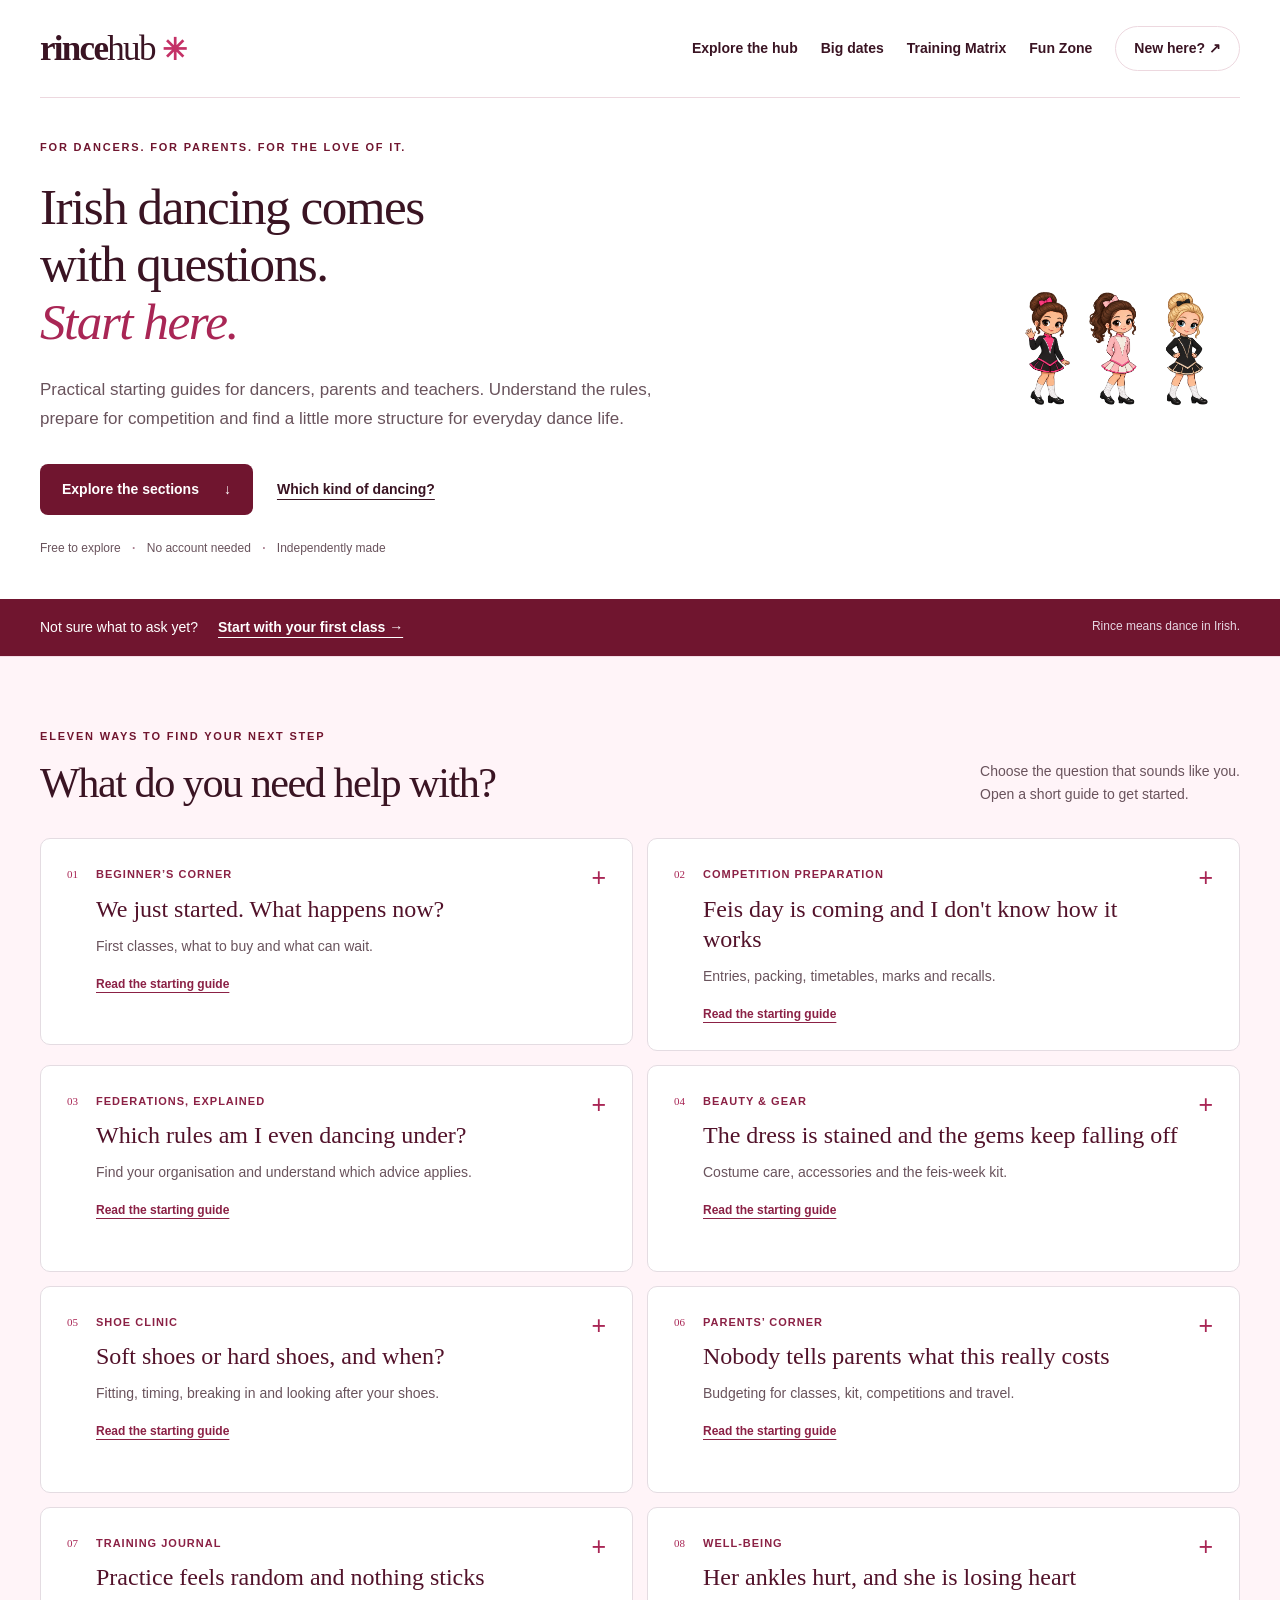
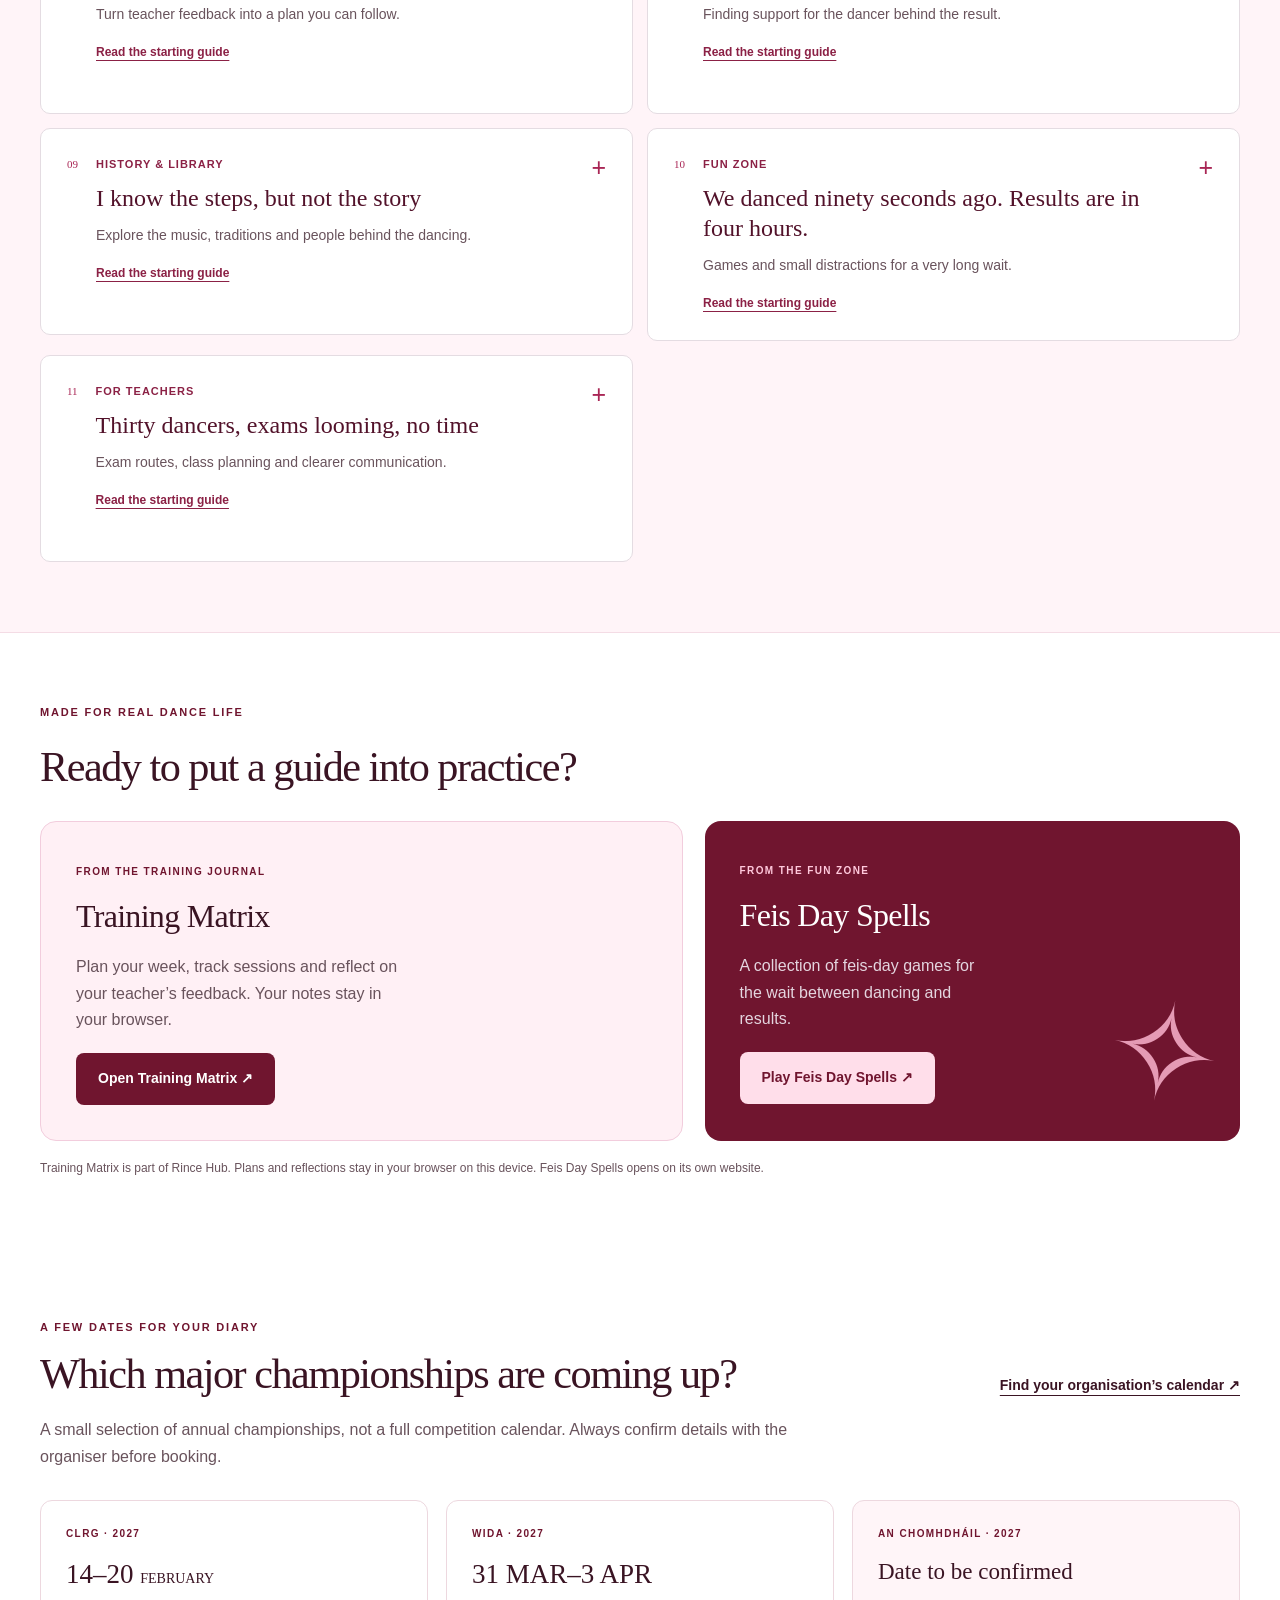
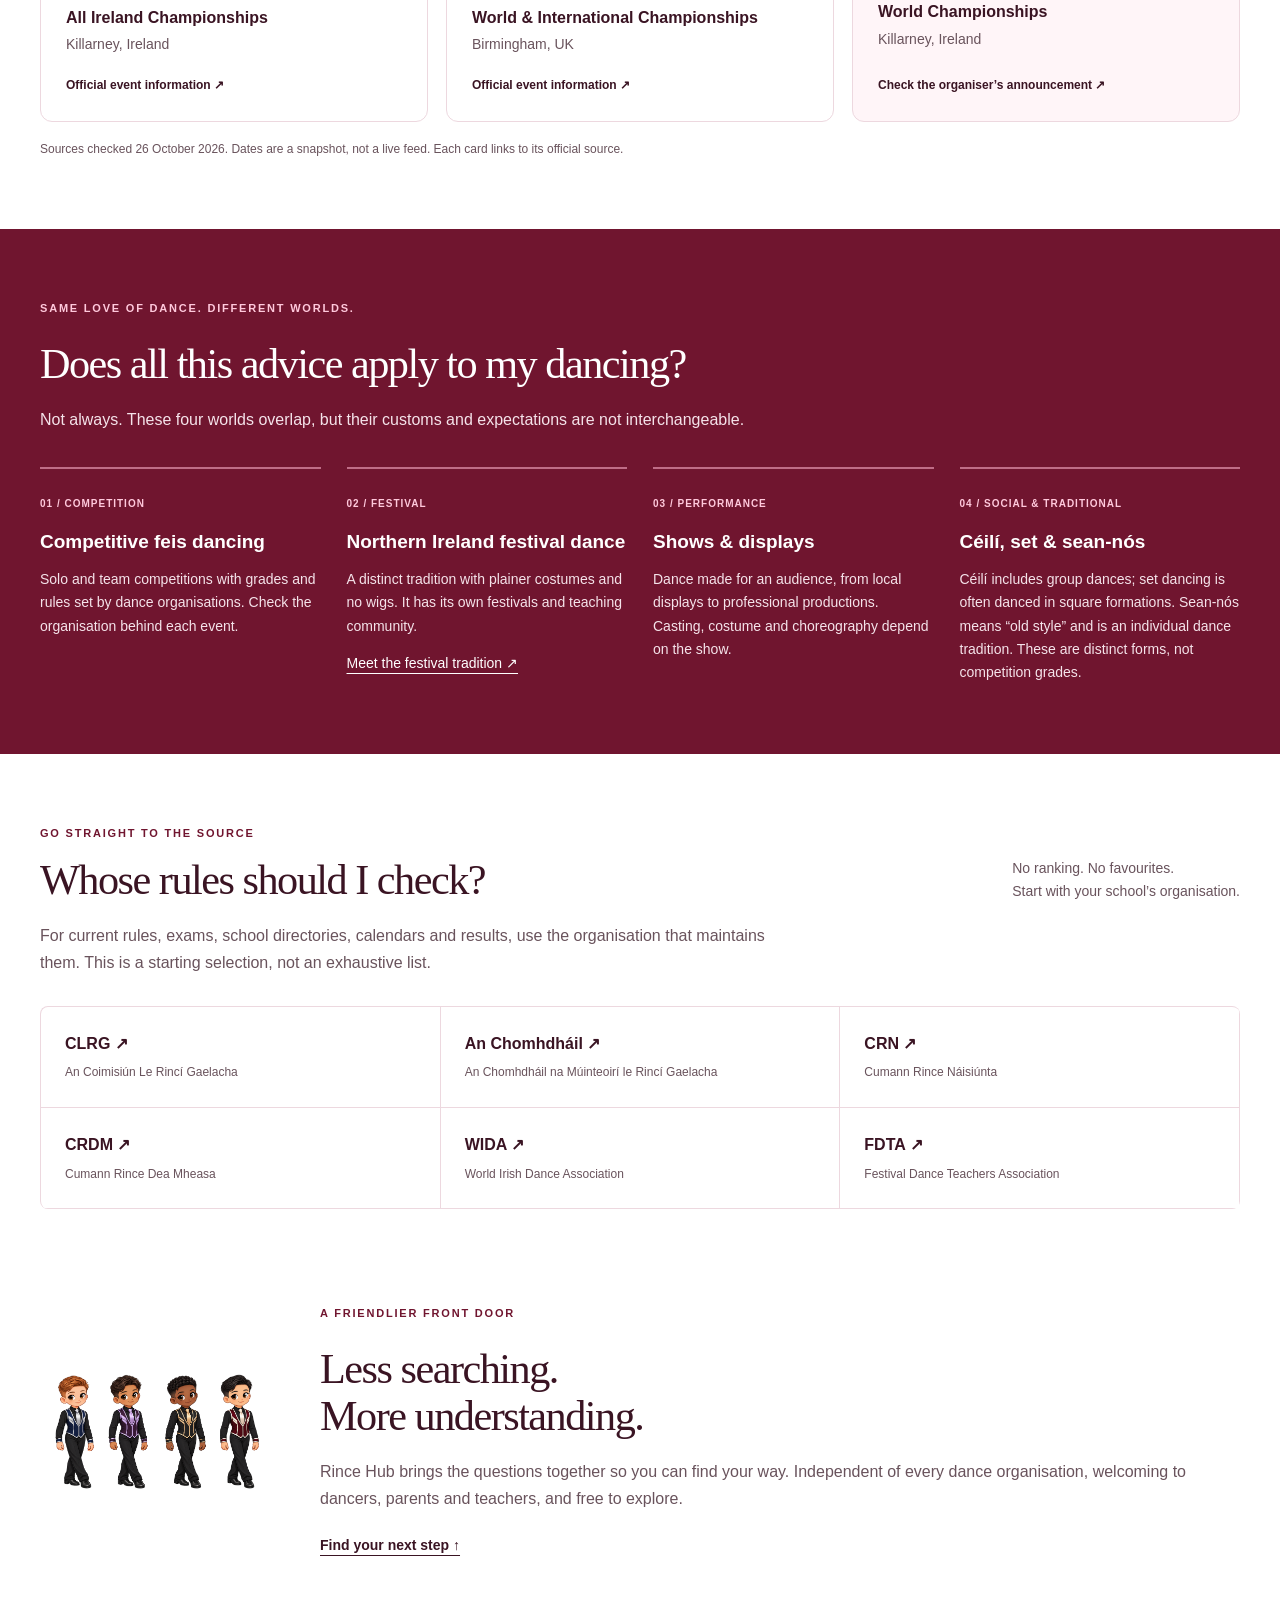
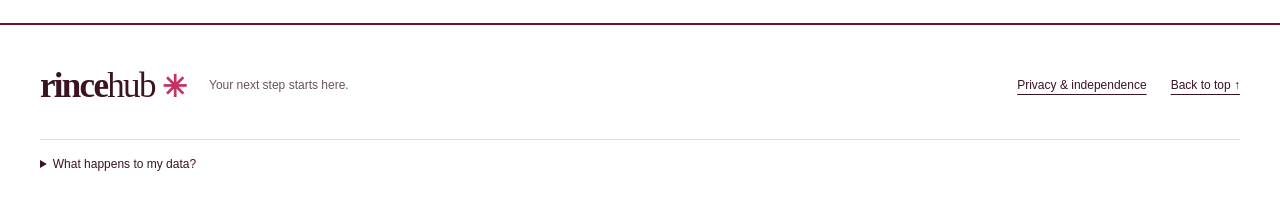
<file: index.html>
<!doctype html>
<html lang="en-IE"><head><meta charset="utf-8"><meta name="viewport" content="width=device-width,initial-scale=1"><meta name="description" content="Find your next step in Irish dancing. Independent, free guidance for dancers, parents and teachers, with practical tools and official sources."><meta name="referrer" content="no-referrer"><title>Rince Hub | Find your next step</title><link rel="stylesheet" href="hub.css?v=2"><script src="register-sw.js" defer></script></head><body>
<a class="skip" href="#main">Skip to content</a>
<header class="header wrap"><a class="brand" href="index.html" aria-label="Rince Hub home">rince<span>hub</span><i aria-hidden="true">✳</i></a><nav aria-label="Main navigation"><a href="#find">Explore the hub</a><a href="#dates">Big dates</a><a href="training.html">Training Matrix</a><a href="#games">Fun Zone</a><a class="nav-pill" href="#start">New here? ↗</a></nav></header>
<main id="main"><section class="hero wrap"><div class="hero-copy"><p class="eyebrow">FOR DANCERS. FOR PARENTS. FOR THE LOVE OF IT.</p><h1>Irish dancing comes<br>with questions.<br><em>Start here.</em></h1><p class="lead">Practical starting guides for dancers, parents and teachers. Understand the rules, prepare for competition and find a little more structure for everyday dance life.</p><div class="actions"><a class="button" href="#find">Explore the sections <span>↓</span></a><a class="text-link" href="#worlds">Which kind of dancing?</a></div><p class="trust">Free to explore <b>·</b> No account needed <b>·</b> Independently made</p></div><div class="hero-art"><div class="orbit" aria-hidden="true"></div><span class="art-note">You belong here.</span><img src="images/dancer-guides.png" alt="Three friendly cartoon dancers in pink, ivory and black-and-gold costumes" width="1774" height="887" fetchpriority="high"><span class="art-caption">A guide for every step of your journey</span></div></section>
<div class="ribbon"><div class="wrap">Not sure what to ask yet? <a href="#start">Start with your first class →</a><span>Rince means dance in Irish.</span></div></div>

<section id="find" class="section doors-section"><div class="wrap"><div class="section-heading"><div><p class="eyebrow">ELEVEN WAYS TO FIND YOUR NEXT STEP</p><h2>What do you need help with?</h2></div><p>Choose the question that sounds like you.<br>Open a short guide to get started.</p></div><div class="doors-grid"><details class="door" id="start"><summary><span class="door-number">01</span><span class="door-copy"><span class="door-label">Beginner’s Corner</span><h3>We just started. What happens now?</h3><span class="door-desc">First classes, what to buy and what can wait.</span><span class="door-action">Read the starting guide</span></span><span class="plus" aria-hidden="true">+</span></summary><div class="answer"><p>Ask your teacher which dance tradition and organisation your school follows. Agree what to wear for class, which shoes to buy and how practice fits around school and rest.</p><p>Before you spend: ask about trial classes, term fees, required kit, competition expectations and the school’s safeguarding contact.</p></div></details>
<details class="door" id="first-feis"><summary><span class="door-number">02</span><span class="door-copy"><span class="door-label">Competition Preparation</span><h3>Feis day is coming and I don&#x27;t know how it works</h3><span class="door-desc">Entries, packing, timetables, marks and recalls.</span><span class="door-action">Read the starting guide</span></span><span class="plus" aria-hidden="true">+</span></summary><div class="answer"><p>A feis is a dance competition; feiseanna is the plural. Ask your teacher to confirm the correct age group, grade and dances before entering. Read the event syllabus, which is its published rules and entry information.</p><p>Save the organiser’s timetable and entry confirmation. Pack shoes, socks, costume, water and food. A recall means being invited to dance a further round, where that competition uses recalls. Marks, advancement and recalls depend on the organisation and event.</p></div></details>
<details class="door" id="organisations"><summary><span class="door-number">03</span><span class="door-copy"><span class="door-label">Federations, Explained</span><h3>Which rules am I even dancing under?</h3><span class="door-desc">Find your organisation and understand which advice applies.</span><span class="door-action">Read the starting guide</span></span><span class="plus" aria-hidden="true">+</span></summary><div class="answer"><p>A federation or dance organisation sets rules for its own activities. Similar grade names do not guarantee equivalent levels. Start with your school’s organisation, then use the rules for your particular event.</p><p>Check age cut-off dates, grade progression, entry eligibility and costume requirements at the source. Ask your teacher before assuming advice from another organisation applies to you.</p><a href="#official">Go to official organisation websites →</a></div></details>
<details class="door" id="kit"><summary><span class="door-number">04</span><span class="door-copy"><span class="door-label">Beauty &amp; Gear</span><h3>The dress is stained and the gems keep falling off</h3><span class="door-desc">Costume care, accessories and the feis-week kit.</span><span class="door-action">Read the starting guide</span></span><span class="plus" aria-hidden="true">+</span></summary><div class="answer"><p>Start with the dress maker’s care instructions before treating a stain or replacing a gem. Check which cleaning method and adhesive suit the fabric and decoration. Keep any loose stones so they can be matched for repair.</p><p>For feis week, separate costume repairs from your packing list: dress, shoes, socks, accessories and any school-approved essentials. Ask your teacher about age and organisation rules before buying tan or other cosmetic products. Neither tan nor a wig is a universal requirement.</p></div></details>
<details class="door" id="shoes"><summary><span class="door-number">05</span><span class="door-copy"><span class="door-label">Shoe Clinic</span><h3>Soft shoes or hard shoes, and when?</h3><span class="door-desc">Fitting, timing, breaking in and looking after your shoes.</span><span class="door-action">Read the starting guide</span></span><span class="plus" aria-hidden="true">+</span></summary><div class="answer"><p>Ghillies are flexible, lace-up soft shoes used by many female dancers. Boys’ soft-shoe styles can differ. Heavy shoes, also called hard shoes, have sound-producing tips and heels. Your teacher will tell you which type you need and when.</p><p>Use a specialist fitting and bring the socks you dance in. Ask about fit and exchange options before buying. Follow the maker’s care advice, air shoes after use and discuss discomfort rather than treating pain as a normal part of breaking them in.</p></div></details>
<details class="door" id="parents"><summary><span class="door-number">06</span><span class="door-copy"><span class="door-label">Parents’ Corner</span><h3>Nobody tells parents what this really costs</h3><span class="door-desc">Budgeting for classes, kit, competitions and travel.</span><span class="door-action">Read the starting guide</span></span><span class="plus" aria-hidden="true">+</span></summary><div class="answer"><p>Ask the school for a list of regular and occasional costs. Separate what is required now from what might be needed later, then decide what fits your family’s budget.</p><ul><li><strong>Classes:</strong> term fees, extra lessons and workshops.</li><li><strong>Kit:</strong> shoes, class clothes, costumes and repairs.</li><li><strong>Competitions:</strong> entry fees and any spectator charges.</li><li><strong>Travel:</strong> transport, accommodation, food and time away.</li></ul><p>Ask what can be borrowed, bought second-hand or postponed. Agree how many events are realistic before committing to a season. Costs vary by school, organisation and your dancer’s choices.</p></div></details>
<details class="door" id="practice"><summary><span class="door-number">07</span><span class="door-copy"><span class="door-label">Training Journal</span><h3>Practice feels random and nothing sticks</h3><span class="door-desc">Turn teacher feedback into a plan you can follow.</span><span class="door-action">Read the starting guide</span></span><span class="plus" aria-hidden="true">+</span></summary><div class="answer"><p>Start with one priority from your teacher’s feedback. Name the skill, choose the step or section to work on, and decide how you will recognise progress. Record a short reflection after the session.</p><p>Use the Training Matrix to organise your plan. Review it with your teacher and leave space for rest, school and other activities. More practice is not automatically better practice.</p><a href="training.html">Open Training Matrix ↗</a></div></details>
<details class="door" id="wellbeing"><summary><span class="door-number">08</span><span class="door-copy"><span class="door-label">Well-being</span><h3>Her ankles hurt, and she is losing heart</h3><span class="door-desc">Finding support for the dancer behind the result.</span><span class="door-action">Read the starting guide</span></span><span class="plus" aria-hidden="true">+</span></summary><div class="answer"><p>A difficult result does not define a dancer. Ask whether they want to talk, have some quiet time or do something unrelated to dancing. Keep the next conversation about their experience, not only their placing.</p><p>For injury or recovery questions, use qualified clinical advice and involve the teacher in adapting participation. This hub does not diagnose injuries or prescribe a return-to-dance programme.</p></div></details>
<details class="door" id="culture"><summary><span class="door-number">09</span><span class="door-copy"><span class="door-label">History &amp; Library</span><h3>I know the steps, but not the story</h3><span class="door-desc">Explore the music, traditions and people behind the dancing.</span><span class="door-action">Read the starting guide</span></span><span class="plus" aria-hidden="true">+</span></summary><div class="answer"><p>Irish dancing has several living traditions. Explore the music alongside the steps, and ask whose story a source is telling. A competitive solo, a stage production and a social dance are different contexts.</p><p>Begin with the Irish Traditional Music Archive for recordings, collections and research. Use the four-world guide below to keep competition customs separate from festival and social dance.</p><a href="https://www.itma.ie/">Explore the Irish Traditional Music Archive ↗</a></div></details>
<details class="door" id="games"><summary><span class="door-number">10</span><span class="door-copy"><span class="door-label">Fun Zone</span><h3>We danced ninety seconds ago. Results are in four hours.</h3><span class="door-desc">Games and small distractions for a very long wait.</span><span class="door-action">Read the starting guide</span></span><span class="plus" aria-hidden="true">+</span></summary><div class="answer"><p>Open Feis Day Spells for feis-day games. For an offline break, take turns naming something you can see that starts with each letter of the alphabet, or invent a story one sentence at a time.</p><p>Keep the waiting area and performance spaces clear, respect other dancers and follow the venue’s rules. It is fine to take a break from dance talk altogether.</p><a href="https://guileless-starlight-4de15b.netlify.app">Open Feis Day Spells ↗</a></div></details>
<details class="door" id="teachers"><summary><span class="door-number">11</span><span class="door-copy"><span class="door-label">For Teachers</span><h3>Thirty dancers, exams looming, no time</h3><span class="door-desc">Exam routes, class planning and clearer communication.</span><span class="door-action">Read the starting guide</span></span><span class="plus" aria-hidden="true">+</span></summary><div class="answer"><p>Teacher qualifications and exams belong to individual organisations. Go directly to your organisation for its current syllabus, eligibility criteria, application process and dates. Do not assume a qualification transfers automatically.</p><p>For class planning, outline the goal, activities, feedback and next step for each group. Keep safeguarding procedures and parent communication clear. This public hub never asks you to upload pupil information.</p><a href="#official">Go to official organisation websites →</a></div></details></div></div></section>
<section id="tools" class="section wrap"><p class="eyebrow">MADE FOR REAL DANCE LIFE</p><h2>Ready to put a guide into practice?</h2><div class="tools-grid"><article class="tool-card matrix"><div><span class="tag">FROM THE TRAINING JOURNAL</span><h3>Training Matrix</h3><p>Plan your week, track sessions and reflect on your teacher’s feedback. Your notes stay in your browser.</p><a class="button" href="training.html">Open Training Matrix ↗</a></div><div class="planner" aria-hidden="true"><span>MY NEXT STEP</span><b>One focus at a time.</b><div>01 <i>Choose a goal</i></div><div>02 <i>Make a plan</i></div><div>03 <i>Reflect &amp; repeat</i></div></div></article><article class="tool-card spells"><span class="tag">FROM THE FUN ZONE</span><h3>Feis Day Spells</h3><p>A collection of feis-day games for the wait between dancing and results.</p><a class="button light" href="https://guileless-starlight-4de15b.netlify.app">Play Feis Day Spells ↗</a><span class="sparkle" aria-hidden="true">✧</span></article></div><p class="fine">Training Matrix is part of Rince Hub. Plans and reflections stay in your browser on this device. Feis Day Spells opens on its own website.</p></section>
<section id="dates" class="section wrap"><div class="section-heading"><div><p class="eyebrow">A FEW DATES FOR YOUR DIARY</p><h2>Which major championships are coming up?</h2></div><a class="text-link" href="#official">Find your organisation’s calendar ↗</a></div><p class="intro">A small selection of annual championships, not a full competition calendar. Always confirm details with the organiser before booking.</p><div class="dates-grid">
<a class="date-card" href="https://www.clrgoireachtas.com/ornh"><span class="tag">CLRG · 2027</span><strong>14–20 <small>FEBRUARY</small></strong><h3>All Ireland Championships</h3><p>Killarney, Ireland</p><span class="arrow-link">Official event information ↗</span></a>
<a class="date-card" href="https://www.irish.dance/widaworlds"><span class="tag">WIDA · 2027</span><strong>31 MAR–3 APR</strong><h3>World &amp; International Championships</h3><p>Birmingham, UK</p><span class="arrow-link">Official event information ↗</span></a>
<a class="date-card pending" href="https://web.irishdancingorg.com/index.php/world-championships"><span class="tag">AN CHOMHDHÁIL · 2027</span><strong class="pending-date">Date to be confirmed</strong><h3>World Championships</h3><p>Killarney, Ireland</p><span class="arrow-link">Check the organiser’s announcement ↗</span></a></div><p class="fine">Sources checked 26 October 2026. Dates are a snapshot, not a live feed. Each card links to its official source.</p></section>
<section id="worlds" class="section world-section"><div class="wrap"><p class="eyebrow">SAME LOVE OF DANCE. DIFFERENT WORLDS.</p><h2>Does all this advice apply to my dancing?</h2><p class="intro">Not always. These four worlds overlap, but their customs and expectations are not interchangeable.</p><div class="world-grid"><article><span>01 / COMPETITION</span><h3>Competitive feis dancing</h3><p>Solo and team competitions with grades and rules set by dance organisations. Check the organisation behind each event.</p></article><article><span>02 / FESTIVAL</span><h3>Northern Ireland festival dance</h3><p>A distinct tradition with plainer costumes and no wigs. It has its own festivals and teaching community.</p><a href="https://fdta.net/">Meet the festival tradition ↗</a></article><article><span>03 / PERFORMANCE</span><h3>Shows &amp; displays</h3><p>Dance made for an audience, from local displays to professional productions. Casting, costume and choreography depend on the show.</p></article><article><span>04 / SOCIAL &amp; TRADITIONAL</span><h3>Céilí, set &amp; sean-nós</h3><p>Céilí includes group dances; set dancing is often danced in square formations. Sean-nós means “old style” and is an individual dance tradition. These are distinct forms, not competition grades.</p></article></div></div></section>
<section id="official" class="section wrap"><div class="section-heading"><div><p class="eyebrow">GO STRAIGHT TO THE SOURCE</p><h2>Whose rules should I check?</h2></div><p>No ranking. No favourites.<br>Start with your school’s organisation.</p></div><p class="intro">For current rules, exams, school directories, calendars and results, use the organisation that maintains them. This is a starting selection, not an exhaustive list.</p><div class="official-grid"><a href="https://www.clrg.ie/"><b>CLRG ↗</b><span>An Coimisiún Le Rincí Gaelacha</span></a><a href="https://web.irishdancingorg.com/"><b>An Chomhdháil ↗</b><span>An Chomhdháil na Múinteoirí le Rincí Gaelacha</span></a><a href="https://www.crn.ie/"><b>CRN ↗</b><span>Cumann Rince Náisiúnta</span></a><a href="https://www.crdm.ie/"><b>CRDM ↗</b><span>Cumann Rince Dea Mheasa</span></a><a href="https://www.irish.dance/"><b>WIDA ↗</b><span>World Irish Dance Association</span></a><a href="https://fdta.net/"><b>FDTA ↗</b><span>Festival Dance Teachers Association</span></a></div></section>
<section class="about wrap"><div class="about-art"><img src="images/boy-guides.png" alt="Four cartoon boy dancers in different waistcoats and skin tones" width="1774" height="887" loading="lazy"></div><div><p class="eyebrow">A FRIENDLIER FRONT DOOR</p><h2>Less searching.<br>More understanding.</h2><p>Rince Hub brings the questions together so you can find your way. Independent of every dance organisation, welcoming to dancers, parents and teachers, and free to explore.</p><a class="text-link" href="#find">Find your next step ↑</a></div></section>
</main><footer class="footer"><div class="wrap"><a class="brand" href="index.html">rince<span>hub</span><i aria-hidden="true">✳</i></a><p>Your next step starts here.</p><a href="#privacy">Privacy &amp; independence</a><a href="#main">Back to top ↑</a><details id="privacy"><summary>What happens to my data?</summary><p>This homepage has no forms, accounts, analytics, cookies or advertising scripts. Training Matrix saves plans and reflections only in your browser on this device; it does not send them to us. Offline support stores site files in your browser. Fonts and images are served with the site. The hosting provider may process ordinary connection information to deliver the page. External websites have their own privacy practices. No dance organisation endorses this independent hub.</p></details></div></footer></body></html>
</file>
<file: hub.css>
:root{--ink:#292331;--muted:#655d6a;--plum:#56364f;--pink:#efdce3;--paper:#fcfaf7;--line:#ded7de;--lavender:#eeebf5}*{box-sizing:border-box}html{scroll-behavior:smooth;scroll-padding-top:24px}body{margin:0;background:var(--paper);color:var(--ink);font-family:Arial,Helvetica,sans-serif;font-size:16px;line-height:1.65}a{color:inherit;text-underline-offset:5px}a:hover{text-decoration-thickness:2px}a:focus-visible,summary:focus-visible{outline:3px solid #b04e78;outline-offset:5px}img{max-width:100%;height:auto}h1,h2,h3,p{margin:0}h1,h2{font-family:Georgia,'Times New Roman',serif;font-weight:400;line-height:1.12;letter-spacing:-1.5px}h1{font-size:clamp(42px,4.8vw,70px)}h2{font-size:clamp(30px,3.3vw,45px)}h3{line-height:1.3}p{color:var(--muted)}.wrap{width:min(1200px,calc(100% - 80px));margin:auto}.header{min-height:98px;display:flex;align-items:center;justify-content:space-between;gap:25px;border-bottom:1px solid var(--line)}.brand{font-family:Georgia,serif;font-size:35px;letter-spacing:-1.7px;text-decoration:none;color:var(--ink);font-weight:bold;white-space:nowrap}.brand span{font-weight:400}.brand i{font-size:30px;color:#b87c93;margin-left:7px;font-style:normal}.header nav{display:flex;align-items:center;gap:30px;font-size:14px;font-weight:600}.header nav a{text-decoration:none}.nav-pill{padding:10px 18px;border:1px solid var(--line);border-radius:30px}.hero{display:grid;grid-template-columns:1.12fr 1fr;align-items:center;gap:20px;min-height:595px;padding-top:65px;padding-bottom:65px}.eyebrow{font-size:11px;letter-spacing:1.8px;font-weight:700;color:var(--plum);margin-bottom:22px}.hero h1 em{color:#8f5270;font-weight:400}.lead{max-width:500px;font-size:18px;margin-top:26px;line-height:1.7}.actions{display:flex;align-items:center;gap:24px;flex-wrap:wrap;margin-top:30px}.button{display:inline-flex;justify-content:space-between;align-items:center;gap:25px;padding:14px 22px;background:var(--plum);color:white;border-radius:8px;text-decoration:none;font-size:14px;font-weight:700;min-height:48px}.button:hover{background:#382133}.text-link{font-size:14px;font-weight:600}.trust{font-size:12px;margin-top:24px}.trust b{padding:0 8px;color:#ab7f91}.hero-art{position:relative;min-width:0;display:flex;align-items:center;justify-content:center;min-height:390px}.hero-art img{position:relative;z-index:1;width:100%;filter:drop-shadow(0 15px 10px #6c4a6315)}.orbit{position:absolute;width:94%;aspect-ratio:1;border-radius:50%;background:#f0e4e9;border:16px solid #f6edf0}.art-note{position:absolute;top:12px;right:4px;transform:rotate(7deg);background:white;padding:9px 18px;border:1px solid #e4d6df;border-radius:6px;font-family:Georgia,serif;font-style:italic;font-size:20px;z-index:2}.art-caption{position:absolute;bottom:3px;font-size:11px;letter-spacing:1px;color:var(--plum)}.ribbon{background:var(--plum);color:#fff;font-size:14px}.ribbon .wrap{display:flex;gap:20px;align-items:center;padding-top:17px;padding-bottom:17px}.ribbon a{font-weight:700}.ribbon span{margin-left:auto;font-size:12px;color:#e6d6e2}.section{padding-top:70px;padding-bottom:70px}.section-heading{display:flex;justify-content:space-between;align-items:flex-end;gap:35px}.section-heading>p{font-size:14px;flex-shrink:0}.section-heading .eyebrow{margin-bottom:14px}.section-heading>.text-link{flex-shrink:0}.intro{max-width:760px;margin-top:20px}.dates-grid{display:grid;grid-template-columns:repeat(3,1fr);gap:18px;margin-top:30px}.date-card{padding:25px;border:1px solid var(--line);border-radius:12px;text-decoration:none;background:#fff;display:flex;flex-direction:column;transition:transform .2s}.date-card:hover{transform:translateY(-3px);border-color:#97647f}.tag{font-size:10px;letter-spacing:1.4px;font-weight:700;color:var(--plum)}.date-card strong{font-size:27px;line-height:1.3;font-family:Georgia,serif;font-weight:400;margin:15px 0}.date-card strong small{font-size:14px}.date-card h3{font-size:16px}.date-card p{font-size:14px;margin:5px 0 20px}.arrow-link{font-size:12px;font-weight:700;margin-top:auto}.pending{background:#f3f0f4}.date-card .pending-date{font-size:23px}.fine{font-size:12px;margin-top:18px;line-height:1.6}.doors-section{background:#f2edf1;border-top:1px solid #e8dfe6;border-bottom:1px solid #e8dfe6}.doors-grid{display:grid;grid-template-columns:1fr 1fr;gap:14px;margin-top:32px;align-items:start}.door{background:#fff;border:1px solid #e4dce2;border-radius:10px;scroll-margin-top:35px}.door:target{outline:2px solid #a36787;outline-offset:3px}.door summary{display:flex;gap:18px;align-items:flex-start;padding:25px;cursor:pointer;list-style:none;min-height:130px}.door summary::-webkit-details-marker{display:none}.door h3{font-size:18px;font-weight:600;margin-bottom:8px}.door-number{font-size:12px;color:#986d84;padding-top:3px;font-family:Georgia,serif}.door-desc{display:block;font-size:14px;color:var(--muted);line-height:1.5}.plus{margin-left:auto;font-size:25px;color:#8f5270;line-height:1;flex-shrink:0}.door[open] .plus{transform:rotate(45deg)}.answer{padding:0 25px 25px 57px;font-size:14px}.answer p+p{margin-top:14px}.answer a{display:inline-block;font-weight:700;margin-top:18px;color:var(--plum)}.tools-grid{display:grid;grid-template-columns:1.2fr 1fr;gap:22px;margin-top:30px}.tool-card{border-radius:16px;padding:35px;position:relative;overflow:hidden}.tool-card h3{font-family:Georgia,serif;font-weight:400;font-size:35px;letter-spacing:-.7px;margin-top:16px;line-height:1.1}.tool-card p{max-width:330px;margin:20px 0}.matrix{background:var(--lavender);display:flex;gap:20px;align-items:center}.matrix>div:first-child{position:relative;z-index:1}.planner{flex:0 0 170px;transform:rotate(5deg);background:white;padding:20px 15px;border:1px solid #ded5e8;border-radius:10px;box-shadow:0 10px 20px #3221390b;font-size:11px}.planner span{font-size:8px;letter-spacing:1px}.planner b{display:block;margin:12px 0}.planner div{border-top:1px solid #eee;padding:11px 0;color:#8f5270}.planner i{font-style:normal;color:var(--muted);margin-left:5px}.spells{background:#55364f;color:white}.spells .tag{color:#ead0df}.spells p{color:#e4d5df;position:relative;z-index:1;max-width:260px}.light{background:#fff5ec;color:var(--plum);position:relative;z-index:1}.light:hover{background:#efdbcb}.sparkle{position:absolute;right:20px;bottom:20px;font-size:135px;line-height:1;color:#cba5bc;transform:rotate(12deg)}.world-section{background:#f0eee7}.world-grid{display:grid;grid-template-columns:repeat(4,1fr);gap:26px;margin-top:34px}.world-grid article{border-top:2px solid #bcaab6;padding-top:20px}.world-grid span{font-size:10px;letter-spacing:1px;color:var(--plum);font-weight:700}.world-grid h3{font-size:19px;margin:14px 0}.world-grid p,.world-grid a{font-size:14px}.world-grid a{display:inline-block;margin-top:14px}.official-grid{display:grid;grid-template-columns:repeat(3,1fr);margin-top:30px;border-top:1px solid var(--line);border-left:1px solid var(--line);border-radius:8px;overflow:hidden}.official-grid a{display:flex;flex-direction:column;padding:24px;border-right:1px solid var(--line);border-bottom:1px solid var(--line);text-decoration:none;gap:6px}.official-grid a:hover{background:#f2edf1}.official-grid span{font-size:12px;color:var(--muted)}.about{display:grid;grid-template-columns:1fr 1fr;gap:60px;align-items:center;padding-bottom:65px}.about-art{background:#f0e4e9;border-radius:20px;padding:20px 15px 0}.about img{display:block}.about p:not(.eyebrow){margin:20px 0}.footer{border-top:1px solid var(--line);padding:32px 0;background:#f4f0ed}.footer .wrap{display:flex;flex-wrap:wrap;align-items:center;gap:24px;font-size:12px}.footer p{margin-right:auto}.footer details{width:100%;border-top:1px solid var(--line);padding-top:15px}.footer summary{cursor:pointer}.footer details p{max-width:850px;margin-top:15px}.skip{position:absolute;top:-100px;left:15px;z-index:10;background:white;padding:15px}.skip:focus{top:10px}
@media(max-width:1050px){.wrap{width:calc(100% - 48px)}.hero{grid-template-columns:1.1fr 1fr}.hero-art{min-height:310px}.header nav{gap:18px}.matrix{display:block}.planner{display:none}.section-heading{align-items:flex-start}.world-grid{grid-template-columns:repeat(2,1fr)}.date-card strong{font-size:23px}.art-caption{font-size:9px}}
@media(max-width:700px){.wrap{width:calc(100% - 36px)}.header{padding:18px 0;min-height:0;flex-wrap:wrap;gap:12px}.brand{font-size:31px}.header nav{width:100%;justify-content:space-between;gap:8px;font-size:12px}.nav-pill{padding:6px 10px}.hero{grid-template-columns:1fr;padding-top:38px;padding-bottom:26px;gap:28px;min-height:0}.eyebrow{font-size:9px;letter-spacing:1.2px;margin-bottom:18px}h1{font-size:44px;letter-spacing:-1.7px}.lead{font-size:16px;margin-top:22px}.actions{gap:18px;margin-top:23px}.trust{font-size:10px}.hero-art{min-height:270px;max-width:420px;width:100%;margin:auto}.orbit{width:77%}.hero-art img{width:100%}.art-note{right:14px;font-size:16px}.art-caption{bottom:0;font-size:10px}.ribbon .wrap{gap:6px;flex-wrap:wrap;font-size:12px}.ribbon span{width:100%;margin:0;font-size:11px}.section{padding-top:42px;padding-bottom:42px}.section-heading{display:block}.section-heading>.text-link{display:inline-block;margin-top:20px}.section-heading>p{margin-top:15px}.intro{font-size:14px;margin-top:17px}.dates-grid,.doors-grid,.tools-grid{grid-template-columns:1fr}.date-card{padding:23px}.date-card strong{font-size:27px}.doors-grid{gap:12px;margin-top:24px}.door summary{padding:20px 17px;gap:12px;min-height:115px}.door h3{font-size:17px}.door-desc{font-size:13px}.answer{padding:0 20px 22px 43px}.tools-grid{gap:16px}.tool-card{padding:28px}.tool-card h3{font-size:34px}.world-grid{grid-template-columns:1fr;gap:25px}.world-grid article{padding-top:14px}.official-grid{grid-template-columns:1fr 1fr}.official-grid a{padding:18px 13px}.official-grid b{font-size:14px}.official-grid span{font-size:11px;overflow-wrap:anywhere}.about{grid-template-columns:1fr;gap:28px;padding-bottom:45px}.about-art{order:2}.footer .wrap{gap:16px}.footer p{width:calc(100% - 150px)}.footer .brand{font-size:28px}}
@media(prefers-reduced-motion:reduce){html{scroll-behavior:auto}*{transition:none!important}}
@media print{.hero-art,.about-art,.header nav,.ribbon,.planner,.sparkle{display:none}.wrap{width:100%}.section{padding:20px 0}.hero{display:block;min-height:0}.button{background:none;color:#000;border:1px solid #aaa}.doors-grid,.dates-grid{display:block}.door{break-inside:avoid;margin:10px 0}body{background:#fff;color:#000}}

/* Bordeaux, pink and white. Small character guides, no oversized backdrop. */
:root{--ink:#3a1423;--muted:#69535c;--plum:#70152f;--pink:#f8c9d9;--paper:#ffffff;--line:#edd8df;--lavender:#fff0f5}
.hero{grid-template-columns:minmax(0,1fr) 250px;gap:50px;min-height:430px;padding-top:55px;padding-bottom:55px}.hero-copy{max-width:800px}.hero h1{font-size:clamp(42px,4.5vw,65px)}.hero h1 em{color:#a92655}.hero-art{min-height:195px;width:250px;align-self:center}.hero-art img{width:230px;filter:none}.orbit,.art-note,.art-caption{display:none}.lead{max-width:620px}.brand i{color:#c43166}.button{background:#70152f}.button:hover{background:#4d0c20}.doors-section{background:#fff4f8;border-color:#f4dce5}.door-number,.plus{color:#a92655}.door:target{outline-color:#a92655}.date-card:hover{border-color:#a92655}.pending{background:#fff5f8}.world-section{background:#70152f;color:white}.world-section .eyebrow,.world-grid span{color:#ffc9dc}.world-section p{color:#f5e3ea}.world-grid article{border-color:#bf6d87}.world-grid a{color:white}.matrix{background:#fff0f5;border:1px solid #f2cddd}.spells{background:#70152f}.spells .tag{color:#ffc9dc}.light{background:#ffdeea;color:#70152f}.light:hover{background:#ffc5d9}.planner{border-color:#eab8cb}.sparkle{color:#e59bb5}.official-grid a:hover{background:#fff0f5}.about{grid-template-columns:230px 1fr;gap:50px;padding-top:25px}.about-art{background:transparent;padding:0}.about-art img{width:230px}.footer{background:#fff;border-top:2px solid #70152f}.footer details{border-color:#edd8df}.header nav{gap:23px}.header nav a:hover{color:#a92655}
@media(max-width:1050px){.hero{grid-template-columns:minmax(0,1fr) 200px;gap:24px}.hero-art{width:200px;min-height:160px}.hero-art img{width:190px}.header nav{gap:14px}}
@media(max-width:700px){.header nav{flex-wrap:wrap;justify-content:flex-start;gap:8px 16px}.hero{display:block;min-height:0;padding-top:35px;padding-bottom:25px}.hero h1{font-size:42px}.hero-art{width:180px;min-height:90px;margin:24px 0 0 auto}.hero-art img{width:180px}.trust{font-size:11px}.about{grid-template-columns:1fr;gap:20px}.about-art{order:2}.about-art img{width:190px}.tool-card .light{background:#ffdeea;color:#70152f}}

/* Clear section names and problem-led entry points. */
.door-label{display:block;color:#8b2145;font-size:11px;font-weight:700;letter-spacing:1px;text-transform:uppercase;margin-bottom:10px}.door-copy{min-width:0}.door summary{align-items:start;padding:26px;min-height:205px}.door h3{font-family:Georgia,serif;font-size:24px;font-weight:400;color:#52122a;line-height:1.25}.door-desc{display:block;margin-top:12px}.door-action{display:block;margin-top:18px;font-size:12px;font-weight:700;color:#8b2145;text-decoration:underline;text-underline-offset:4px}.door[open] .door-action{display:none}.door[open]{border-color:#a92655}.door-number{padding-top:0;font-size:11px}.door .plus{padding-top:0}.answer{padding:0 28px 26px 56px}.answer ul{padding-left:18px;color:var(--muted);margin:12px 0}.answer li+li{margin-top:6px}.hero{min-height:0;padding-top:40px;padding-bottom:40px}.hero h1{font-size:clamp(38px,4vw,57px)}.hero .lead{font-size:17px}.doors-grid{align-items:start}.tool-card h3{font-size:32px}.tool-card{min-height:0}.planner{display:none}.matrix{grid-template-columns:1fr}.section-heading>p{flex-shrink:1}
@media(max-width:700px){.door summary{padding:22px 17px;min-height:0}.door h3{font-size:23px}.door-label{font-size:10px}.answer{padding:0 20px 22px 43px}.hero{position:relative;padding-top:30px;padding-bottom:26px}.hero h1{font-size:40px}.hero-art{display:none}.hero .lead{font-size:16px}.door-action{margin-top:14px}}
</file>
